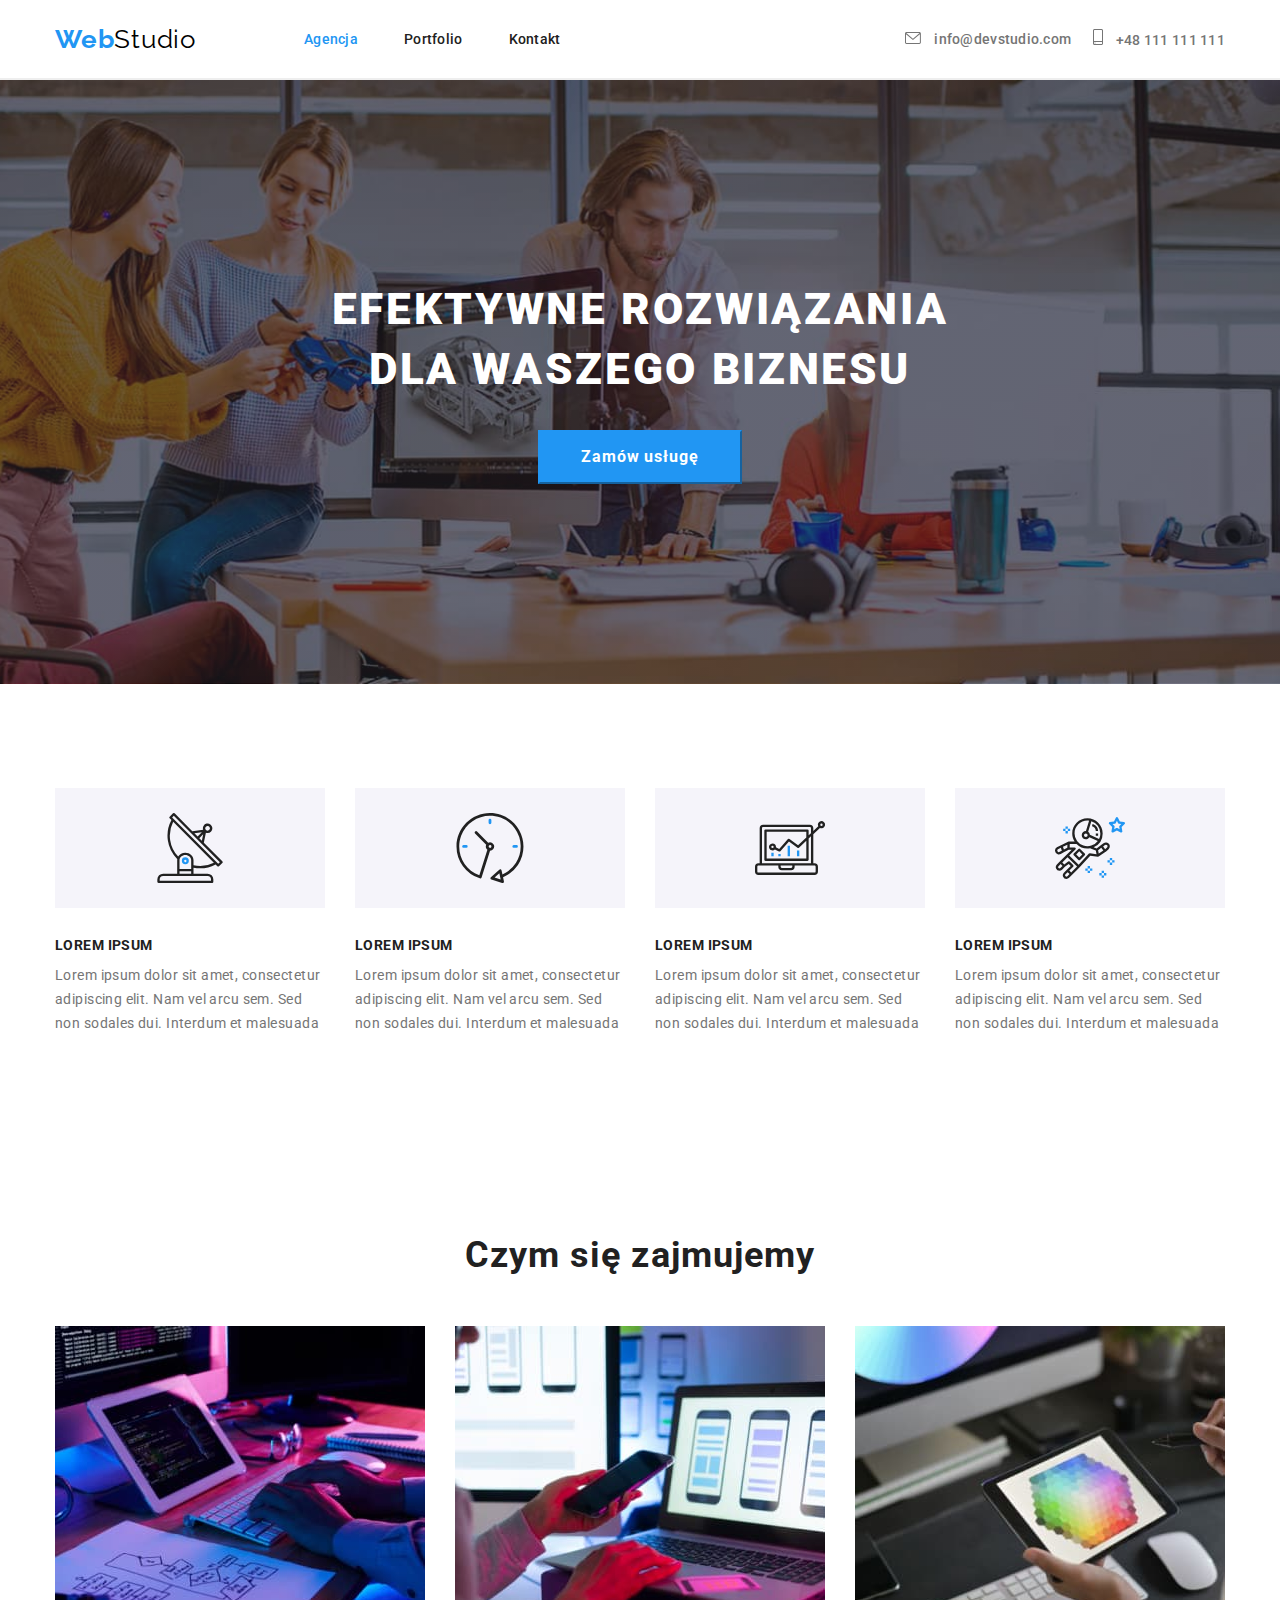
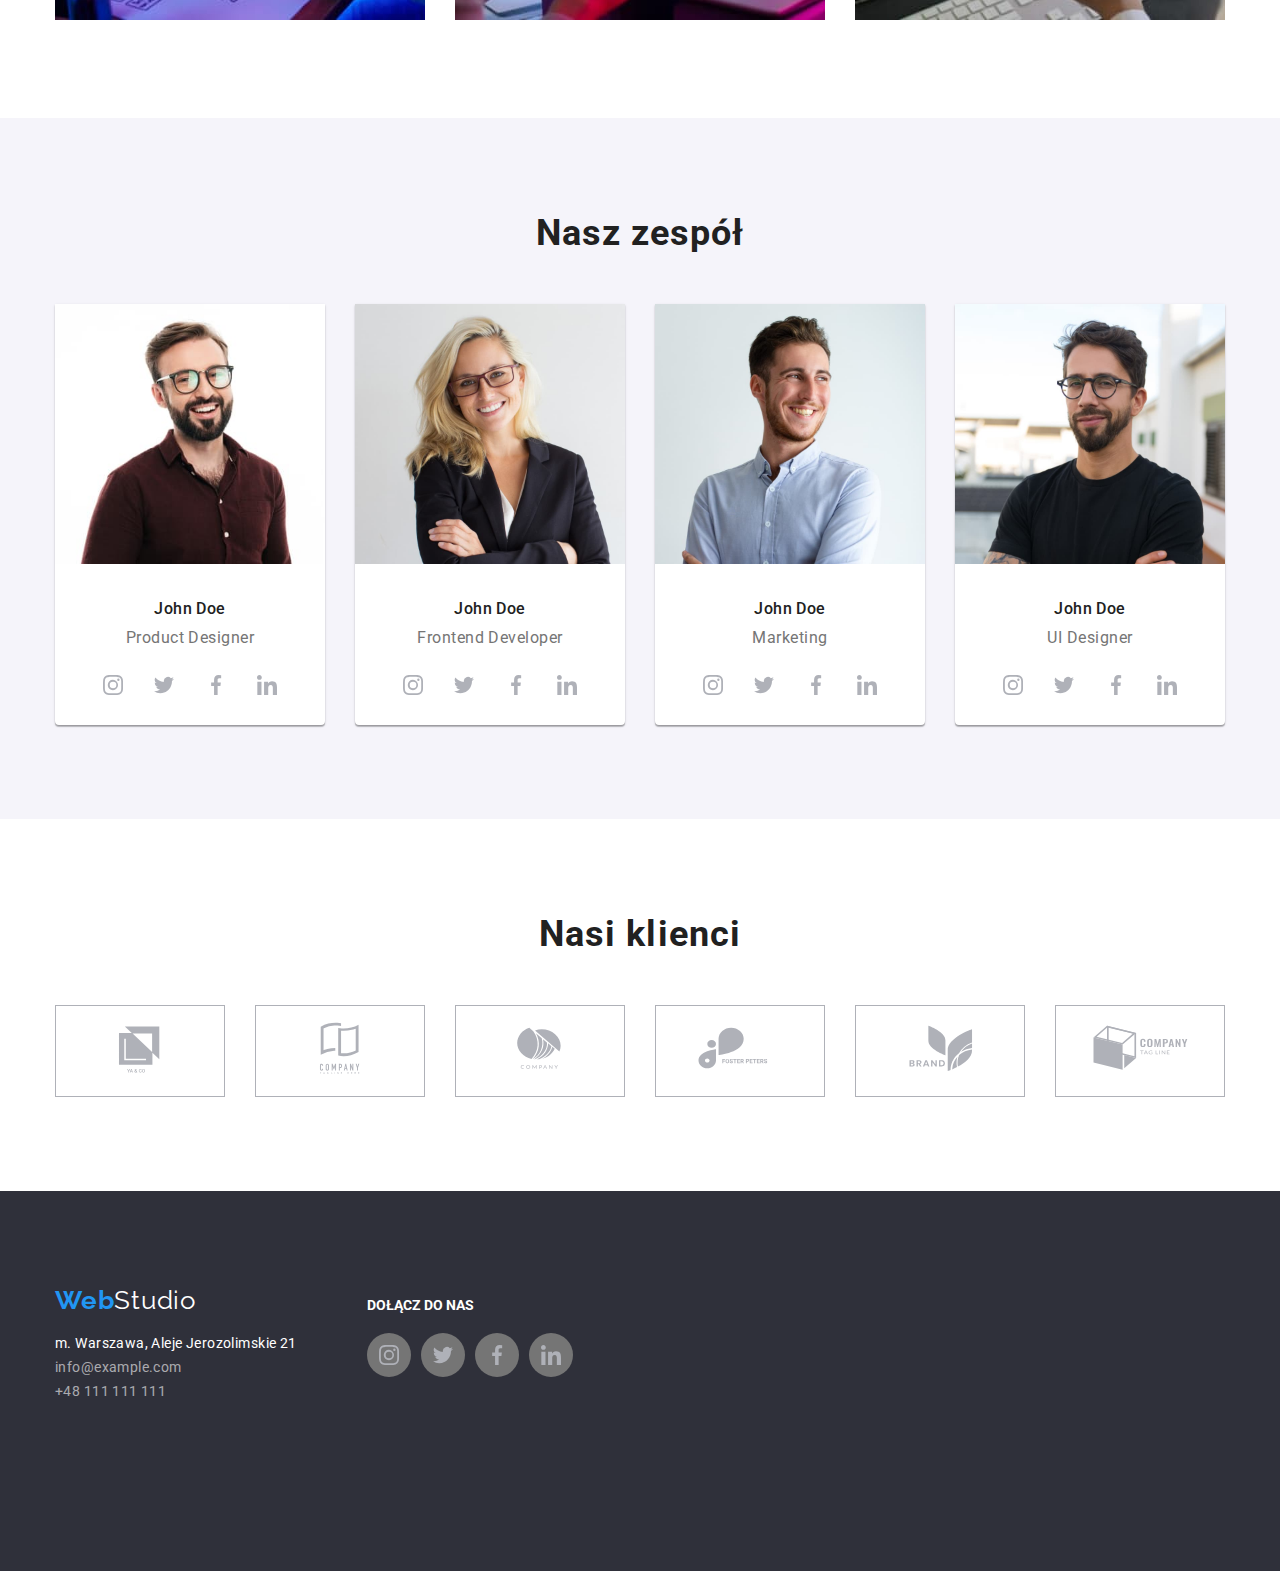
<file: index.html>
<!DOCTYPE html>
<html lang="pl">
  <head>
    <meta charset="UTF-8" />
    <meta http-equiv="X-UA-Compatible" content="IE=edge" />
    <meta name="viewport" content="width=device-width, initial-scale=1.0" />
    <link rel="preconnect" href="https://fonts.googleapis.com" />
    <link rel="preconnect" href="https://fonts.gstatic.com" crossorigin />
    <link
      href="https://fonts.googleapis.com/css2?family=Oleo+Script&family=Raleway:wght@700&family=Roboto:wght@400;500;700;900&display=swap"
      rel="stylesheet"
    />
    <link
      rel="stylesheet"
      href="https://cdnjs.cloudflare.com/ajax/libs/modern-normalize/1.0.0/modern-normalize.min.css"
    />
    <link rel="stylesheet" href="./css/styles.css" />

    <title>Agencja</title>
  </head>
  <body>
    <header>
      <section class="container-header">
        <div class="container">
          <p class="logo">
            <a href="./index.html" style="text-decoration: none">
              <span class="logo1">Web</span><span class="logo2">Studio</span>
            </a>
          </p>

          <nav>
            <!-- Nawigacja do innych stron -->

            <ul class="content-menu">
              <li>
                <a href="./index.html" class="nav ck1">Agencja</a>
              </li>
              <li>
                <a href="./portfolio.html" class="nav">Portfolio</a>
              </li>
              <li>
                <a href="/Kontakt" class="nav">Kontakt</a>
              </li>
            </ul>
          </nav>

          <ul class="content-kontakt">
            <li>
              <a class="nav ck2" href="mailto:info@devstudio.com">
                <svg class="svg-nav" width="16px" height="12px">
                  <use xlink:href="./images/icons.svg#icon-envelope"></use>
                </svg>
                info@devstudio.com
              </a>
            </li>
            <li>
              <a class="nav ck2" href="tel:+48111111111">
                <svg class="svg-nav" width="10px" height="16px">
                  <use xlink:href="./images/icons.svg#icon-smartphone"></use>
                </svg>
                +48 111 111 111
              </a>
            </li>
          </ul>
        </div>
      </section>
    </header>

    <main>
      <section class="background-image">
        <div class="container container-h1-button1">
          <h1 class="h1">EFEKTYWNE ROZWIĄZANIA DLA WASZEGO BIZNESU</h1>
          <button type="button" class="button1">Zamów usługę</button>
        </div>
      </section>

      <section class="section">
        <div class="container container-describe">
          <h2 class="h2 hide">Dlaczego warto nas wybrać?</h2>
          <ul class="card-set">
            <li class="item">
              <div class="item-svg">
                <svg width="70px" height="70px">
                  <use xlink:href="./images/icons.svg#icon-antenna-1"></use>
                </svg>
              </div>
              <h3 class="h3">LOREM IPSUM</h3>
              <p class="p">
                Lorem ipsum dolor sit amet, consectetur adipiscing elit. Nam vel
                arcu sem. Sed non sodales dui. Interdum et malesuada
              </p>
            </li>
            <li class="item">
              <div class="item-svg">
                <svg width="70px" height="70px">
                  <use xlink:href="./images/icons.svg#icon-clock-1"></use>
                </svg>
              </div>
              <h3 class="h3">LOREM IPSUM</h3>
              <p class="p">
                Lorem ipsum dolor sit amet, consectetur adipiscing elit. Nam vel
                arcu sem. Sed non sodales dui. Interdum et malesuada
              </p>
            </li>
            <li class="item">
              <div class="item-svg">
                <svg width="70px" height="70px">
                  <use xlink:href="./images/icons.svg#icon-diagram-1"></use>
                </svg>
              </div>
              <h3 class="h3">LOREM IPSUM</h3>
              <p class="p">
                Lorem ipsum dolor sit amet, consectetur adipiscing elit. Nam vel
                arcu sem. Sed non sodales dui. Interdum et malesuada
              </p>
            </li>
            <li class="item">
              <div class="item-svg">
                <svg width="70px" height="70px">
                  <use xlink:href="./images/icons.svg#icon-astronaut-1 "></use>
                </svg>
              </div>
              <h3 class="h3">LOREM IPSUM</h3>
              <p class="p">
                Lorem ipsum dolor sit amet, consectetur adipiscing elit. Nam vel
                arcu sem. Sed non sodales dui. Interdum et malesuada
              </p>
            </li>
          </ul>
        </div>
      </section>

      <section class="section">
        <div class="container container-img">
          <h2 class="h2">Czym się zajmujemy</h2>
          <ul class="images-agencja">
            <li class="item-img">
              <img src="images/img.jpg" alt="laptop" width="370" height="294" />
            </li>
            <li class="item-img">
              <img
                src="images/img(1).jpg"
                alt="laptop i pilot"
                width="370"
                height="294"
              />
            </li>
            <li class="item-img">
              <img
                src="images/img(2).jpg"
                alt="tablet/komórka"
                width="370"
                height="294"
              />
            </li>
          </ul>
        </div>
      </section>

      <section class="section team-background">
        <div class="container container-img">
          <h2 class="h2">Nasz zespół</h2>

          <ul class="team">
            <li>
              <img
                src="images/img(3).jpg"
                alt="Product Designer"
                width="270"
                height="260"
              />

              <div class="names">John Doe</div>
              <p class="p1">Product Designer</p>
              <div class="social-media">
                <a href="">
                  <svg width="20" height="20">
                    <use xlink:href="./images/icons.svg#icon-instagram-2"></use>
                  </svg>
                </a>
                <a href="">
                  <svg width="20" height="20">
                    <use xlink:href="./images/icons.svg#icon-twitter-1"></use>
                  </svg>
                </a>
                <a href="">
                  <svg width="20" height="20">
                    <use xlink:href="./images/icons.svg#icon-facebook-1"></use>
                  </svg>
                </a>
                <a href="">
                  <svg width="20px" height="20px">
                    <use xlink:href="./images/icons.svg#icon-linkedin-1"></use>
                  </svg>
                </a>
              </div>
            </li>
            <li>
              <img
                src="images/img(4).jpg"
                alt="Frontend Developer"
                width="270"
                height="260"
              />

              <div class="names">John Doe</div>
              <p class="p1">Frontend Developer</p>
              <div class="social-media">
                <a href="">
                  <svg width="20" height="20">
                    <use xlink:href="./images/icons.svg#icon-instagram-2"></use>
                  </svg>
                </a>
                <a href="">
                  <svg width="20" height="20">
                    <use xlink:href="./images/icons.svg#icon-twitter-1"></use>
                  </svg>
                </a>
                <a href="">
                  <svg width="20" height="20">
                    <use xlink:href="./images/icons.svg#icon-facebook-1"></use>
                  </svg>
                </a>
                <a href="">
                  <svg width="20px" height="20px">
                    <use xlink:href="./images/icons.svg#icon-linkedin-1"></use>
                  </svg>
                </a>
              </div>
            </li>
            <li>
              <img
                src="images/img(5).jpg"
                alt="Marketing"
                width="270"
                height="260"
              />

              <div class="names">John Doe</div>
              <p class="p1">Marketing</p>
              <div class="social-media">
                <a href="">
                  <svg width="20" height="20">
                    <use xlink:href="./images/icons.svg#icon-instagram-2"></use>
                  </svg>
                </a>
                <a href="">
                  <svg width="20" height="20">
                    <use xlink:href="./images/icons.svg#icon-twitter-1"></use>
                  </svg>
                </a>
                <a href="">
                  <svg width="20" height="20">
                    <use xlink:href="./images/icons.svg#icon-facebook-1"></use>
                  </svg>
                </a>
                <a href="">
                  <svg width="20px" height="20px">
                    <use xlink:href="./images/icons.svg#icon-linkedin-1"></use>
                  </svg>
                </a>
              </div>
            </li>
            <li class="background-team">
              <img
                src="images/img(6).jpg"
                alt="UI Designer"
                width="270"
                height="260"
              />

              <div class="names">John Doe</div>
              <p class="p1">UI Designer</p>
              <div class="social-media">
                <a href="">
                  <svg width="20" height="20">
                    <use xlink:href="./images/icons.svg#icon-instagram-2"></use>
                  </svg>
                </a>
                <a href="">
                  <svg width="20" height="20">
                    <use xlink:href="./images/icons.svg#icon-twitter-1"></use>
                  </svg>
                </a>
                <a href="">
                  <svg width="20" height="20">
                    <use xlink:href="./images/icons.svg#icon-facebook-1"></use>
                  </svg>
                </a>
                <a href="">
                  <svg width="20px" height="20px">
                    <use xlink:href="./images/icons.svg#icon-linkedin-1"></use>
                  </svg>
                </a>
              </div>
            </li>
          </ul>
        </div>
      </section>

      <section class="section">
        <div class="container container-img">
          <h2 class="h2">Nasi klienci</h2>
          <ul class="clients">
            <li class="item-clients">
              <a href="">
                <svg width="106px" height="60px">
                  <use xlink:href="./images/icons.svg#icon-logo-1"></use>
                </svg>
              </a>
            </li>
            <li class="item-clients">
              <a href="">
                <svg width="106px" height="60px">
                  <use xlink:href="./images/icons.svg#icon-logo-2"></use>
                </svg>
              </a>
            </li>
            <li class="item-clients">
              <a href="">
                <svg width="106px" height="60px">
                  <use xlink:href="./images/icons.svg#icon-logo-3"></use>
                </svg>
              </a>
            </li>
            <li class="item-clients">
              <a href="">
                <svg width="106px" height="60px">
                  <use xlink:href="./images/icons.svg#icon-logo-4"></use>
                </svg>
              </a>
            </li>
            <li class="item-clients">
              <a href="">
                <svg width="106px" height="60px">
                  <use xlink:href="./images/icons.svg#icon-logo-5"></use>
                </svg>
              </a>
            </li>
            <li class="item-clients">
              <a href="">
                <svg width="106px" height="60px">
                  <use xlink:href="./images/icons.svg#icon-logo-6"></use>
                </svg>
              </a>
            </li>
          </ul>
        </div>
      </section>
    </main>

    <footer class="section background-intro">
      <div class="container container-footer">
        <div class="kontakt-footer">
          <p class="logo">
            <a href="" style="text-decoration: none"
              ><span class="logo1">Web</span
              ><span class="logo2 cf1">Studio</span></a
            >
          </p>
          <address>
            <p class="footeradres cf1">
              m.&nbspWarszawa,&nbspAleje&nbspJerozolimskie&nbsp21
            </p>

            <ul>
              <li>
                <a class="footer cf2" href="mailto:info@example.com"
                  >info@example.com</a
                >
              </li>
              <li>
                <a class="footer cf2" href="tel:+48111111111"
                  >+48 111 111 111</a
                >
              </li>
            </ul>
          </address>
        </div>
        <div class="social-footer">
          <p class="join">Dołącz do nas</p>
          <div class="social-media1">
            <a href="">
              <svg width="20" height="20">
                <use xlink:href="./images/icons.svg#icon-instagram-2"></use>
              </svg>
            </a>
            <a href="">
              <svg width="20" height="20">
                <use xlink:href="./images/icons.svg#icon-twitter-1"></use>
              </svg>
            </a>
            <a href="">
              <svg width="20" height="20">
                <use xlink:href="./images/icons.svg#icon-facebook-1"></use>
              </svg>
            </a>
            <a href="">
              <svg width="20px" height="20px">
                <use xlink:href="./images/icons.svg#icon-linkedin-1"></use>
              </svg>
            </a>
          </div>
        </div>
      </div>
    </footer>
  </body>
</html>
</file>
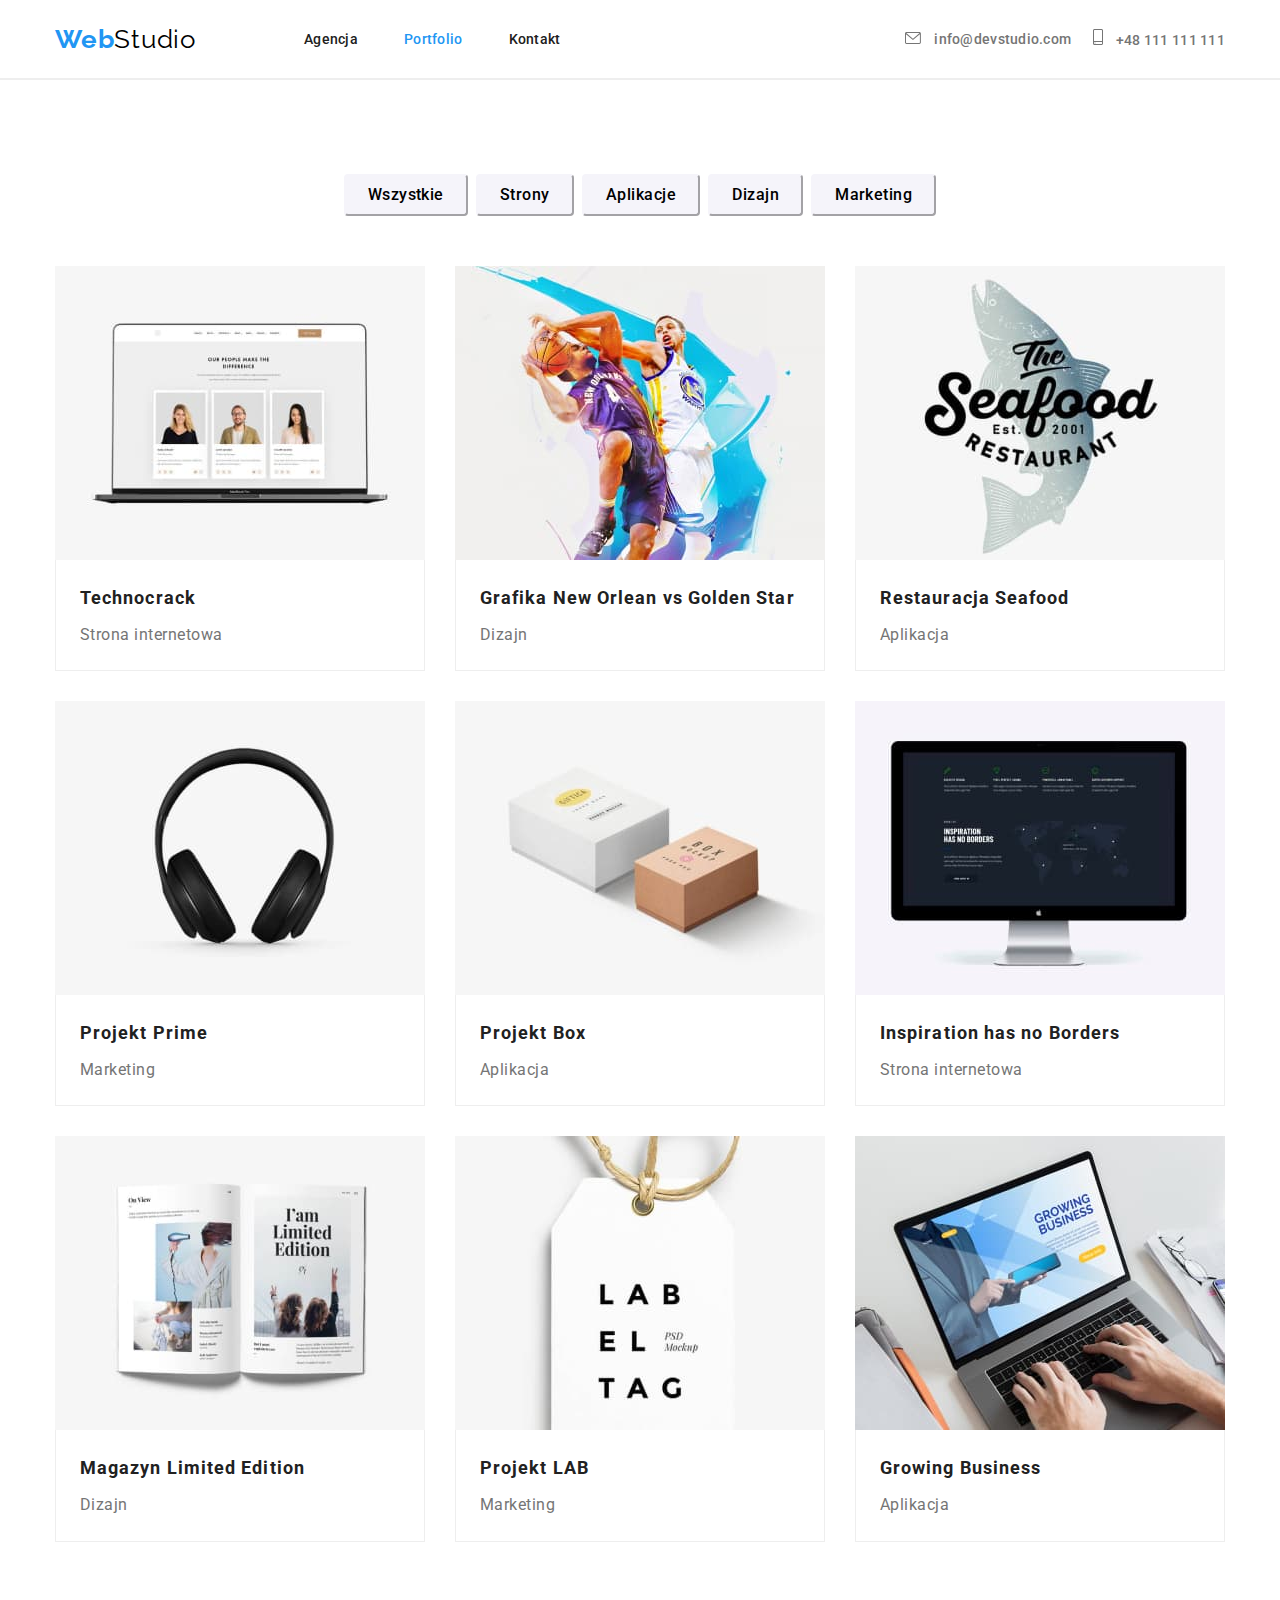
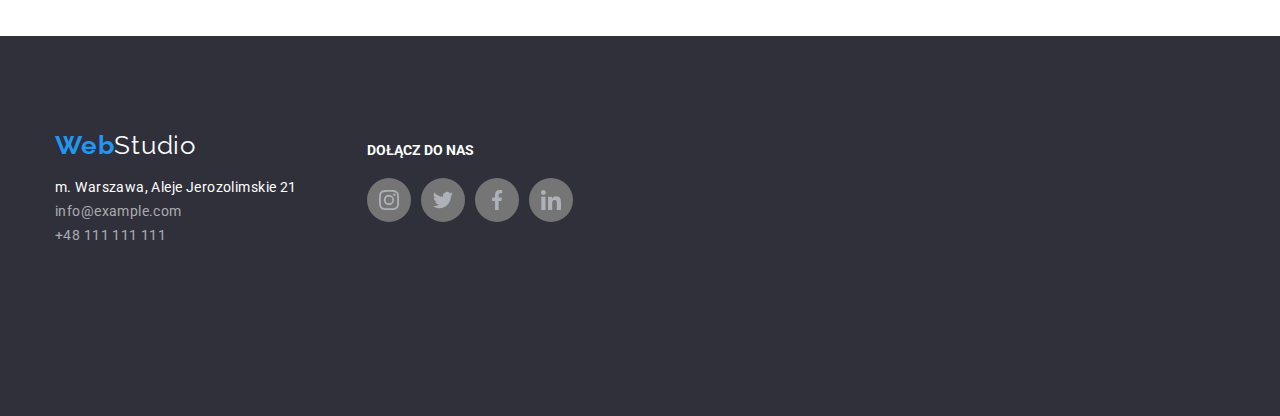
<file: portfolio.html>
<!DOCTYPE html>
<html lang="pl">
  <head>
    <meta charset="UTF-8" />
    <meta http-equiv="X-UA-Compatible" content="IE=edge" />
    <meta name="viewport" content="width=device-width, initial-scale=1.0" />
    <link rel="preconnect" href="https://fonts.googleapis.com" />
    <link rel="preconnect" href="https://fonts.gstatic.com" crossorigin />
    <link
      href="https://fonts.googleapis.com/css2?family=Oleo+Script&family=Raleway:wght@700&family=Roboto:wght@400;500;700;900&display=swap"
      rel="stylesheet"
    />
    <link
      rel="stylesheet"
      href="https://cdnjs.cloudflare.com/ajax/libs/modern-normalize/1.0.0/modern-normalize.min.css"
    />
    <link rel="stylesheet" href="./css/styles.css" />

    <title>Portfolio</title>
  </head>
  <body>
    <header>
      <section class="container-header">
        <div class="container">
          <p class="logo">
            <a href="./index.html" style="text-decoration: none">
              <span class="logo1">Web</span><span class="logo2">Studio</span>
            </a>
          </p>

          <nav>
            <!-- Nawigacja do innych stron -->

            <ul class="content-menu">
              <li>
                <a href="./index.html" class="nav">Agencja</a>
              </li>
              <li>
                <a href="./portfolio.html" class="nav ck1">Portfolio</a>
              </li>
              <li>
                <a href="/Kontakt" class="nav">Kontakt</a>
              </li>
            </ul>
          </nav>

          <ul class="content-kontakt">
            <li>
              <a class="nav ck2" href="mailto:info@devstudio.com">
                <svg class="svg-nav" width="16px" height="12px">
                  <use xlink:href="./images/icons.svg#icon-envelope"></use>
                </svg>
                info@devstudio.com
              </a>
            </li>
            <li>
              <a class="nav ck2" href="tel:+48111111111">
                <svg class="svg-nav" width="10px" height="16px">
                  <use xlink:href="./images/icons.svg#icon-smartphone"></use>
                </svg>
                +48 111 111 111
              </a>
            </li>
          </ul>
        </div>
      </section>
    </header>
    <main>
      <section class>
        <div class="container">
          <ul class="container-filter">
            <li><button type="button" class="filter">Wszystkie</button></li>
            <li><button type="button" class="filter">Strony</button></li>
            <li><button type="button" class="filter">Aplikacje</button></li>
            <li><button type="button" class="filter">Dizajn</button></li>
            <li><button type="button" class="filter">Marketing</button></li>
          </ul>
        </div>
      </section>
      <section>
        <div class="container">
          <ul class="portfolio-set">
            <li class="portfolio-item">
              <img
                class="portfolio-card"
                src="images/port1.jpg"
                alt="zespół, ludzie"
                width="370"
                height="294"
              />
              <div class="border-description">
                <div class="portfolioimage1">Technocrack</div>
                <p class="portfolioimage2">Strona internetowa</p>
              </div>
            </li>
            <li class="portfolio-item">
              <img
                class="portfolio-card"
                src="images/port2.jpg"
                alt="koszykówka"
                width="370"
                height="294"
              />
              <div class="border-description">
                <div class="portfolioimage1">
                  Grafika New Orlean vs Golden Star
                </div>
                <p class="portfolioimage2">Dizajn</p>
              </div>
            </li>
            <li class="portfolio-item">
              <img
                class="portfolio-card"
                src="images/port3.jpg"
                alt="logo restauracji"
                width="370"
                height="294"
              />
              <div class="border-description">
                <div class="portfolioimage1">Restauracja Seafood</div>
                <p class="portfolioimage2">Aplikacja</p>
              </div>
            </li>
            <li class="portfolio-item">
              <img
                class="portfolio-card"
                src="images/port4.jpg"
                alt="słuchawki"
                width="370"
                height="294"
              />
              <div class="border-description">
                <div class="portfolioimage1">Projekt Prime</div>
                <p class="portfolioimage2">Marketing</p>
              </div>
            </li>
            <li class="portfolio-item">
              <img
                class="portfolio-card"
                src="images/port5.jpg"
                alt="pudełka"
                width="370"
                height="294"
              />
              <div class="border-description">
                <div class="portfolioimage1">Projekt Box</div>
                <p class="portfolioimage2">Aplikacja</p>
              </div>
            </li>
            <li class="portfolio-item">
              <img
                class="portfolio-card"
                src="images/port6.jpg"
                alt="monitor"
                width="370"
                height="294"
              />
              <div class="border-description">
                <div class="portfolioimage1">Inspiration has no Borders</div>
                <p class="portfolioimage2">Strona internetowa</p>
              </div>
            </li>
            <li class="portfolio-item">
              <img
                class="portfolio-card"
                src="images/port7.jpg"
                alt="magazyn"
                width="370"
                height="294"
              />
              <div class="border-description">
                <div class="portfolioimage1">Magazyn Limited Edition</div>
                <p class="portfolioimage2">Dizajn</p>
              </div>
            </li>
            <li class="portfolio-item">
              <img
                class="portfolio-card"
                src="images/port8.jpg"
                alt="lab"
                width="370"
                height="294"
              />
              <div class="border-description">
                <div class="portfolioimage1">Projekt LAB</div>
                <p class="portfolioimage2">Marketing</p>
              </div>
            </li>
            <li class="portfolio-item">
              <img
                class="portfolio-card"
                src="images/port9.jpg"
                alt="laptop"
                width="370"
                height="294"
              />
              <div class="border-description">
                <div class="portfolioimage1">Growing Business</div>
                <p class="portfolioimage2">Aplikacja</p>
              </div>
            </li>
          </ul>
        </div>
      </section>
    </main>

    <footer class="section background-intro">
      <div class="container container-footer">
        <div class="kontakt-footer">
          <p class="logo">
            <a href="" style="text-decoration: none"
              ><span class="logo1">Web</span
              ><span class="logo2 cf1">Studio</span></a
            >
          </p>
          <address>
            <p class="footeradres cf1">
              m.&nbspWarszawa,&nbspAleje&nbspJerozolimskie&nbsp21
            </p>

            <ul>
              <li>
                <a class="footer cf2" href="mailto:info@example.com"
                  >info@example.com</a
                >
              </li>
              <li>
                <a class="footer cf2" href="tel:+48111111111"
                  >+48 111 111 111</a
                >
              </li>
            </ul>
          </address>
        </div>
        <div class="social-footer">
          <p class="join">Dołącz do nas</p>
          <div class="social-media1">
            <a href="">
              <svg width="20" height="20">
                <use xlink:href="./images/icons.svg#icon-instagram-2"></use>
              </svg>
            </a>
            <a href="">
              <svg width="20" height="20">
                <use xlink:href="./images/icons.svg#icon-twitter-1"></use>
              </svg>
            </a>
            <a href="">
              <svg width="20" height="20">
                <use xlink:href="./images/icons.svg#icon-facebook-1"></use>
              </svg>
            </a>
            <a href="">
              <svg width="20px" height="20px">
                <use xlink:href="./images/icons.svg#icon-linkedin-1"></use>
              </svg>
            </a>
          </div>
        </div>
      </div>
    </footer>
  </body>
</html>
</file>
<file: css/styles.css>
:root {
  --logo1-color: #2196f3;
  --logo2-color: #000000;
  --color-header: #ffffff;
  --color-h2: #212121;
  --color-par: #757575;
  --background-color: #2f303a;
  --filter-color: #f5f4fa;
}

*,
*::after,
*::before {
  margin: 0;
  padding: 0;
}

ul {
  list-style-type: none;
}

h1,
h2,
h3,
p,
ul {
  margin: 0 0;
  padding: 0 0;
}

body {
  font-family: "Roboto", sans-serif;
  color: var(--color-h2);
  margin: 0;
  box-sizing: border-box;
}

.title {
  font-family: "Raleway";
}

.container {
  display: flex;
  width: 100%;
  max-width: 1200px;
  padding: 0 15px;
  margin: 0 auto;
}

.section {
  padding-top: 94px;
  padding-bottom: 94px;
}
.container-header {
  justify-content: space-between;
  border-bottom: 2px solid #eeeeee;
  padding: 15px 0;
}

.content-menu {
  display: flex;
  padding: 15px 15px;
  margin-right: auto;
  gap: 46px;
  justify-content: space-evenly;
  list-style: none;
  align-items: center;
}

.content-kontakt {
  display: flex;
  margin-left: auto;
  width: 320px;
  justify-content: space-between;
  align-items: center;
  list-style: none;
}

.svg-nav {
  margin-right: 10px;
}

.logo {
  display: flex;
  margin-right: 93px;
  padding: 0;
  align-items: center;
  text-decoration: none;
}

.logo1 {
  font-family: "Raleway";
  font-style: normal;
  font-weight: 700;
  font-size: 26px;
  line-height: 1.19;
  letter-spacing: 0.03em;
  color: var(--logo1-color);
  text-decoration: none;
}
.logo2 {
  font-family: "Raleway";
  font-size: 26px;
  line-height: 1.19;
  letter-spacing: 0.03em;
  color: var(--logo2-color);
  text-decoration: none;
}
.logo:hover,
.logo:focus {
  color: var(--logo1-color);
  border-color: var(--logo1-color);
  text-decoration: underline;
  text-decoration-color: var(--logo1-color);
}

.nav {
  color: var(--color-h2);
  font-weight: 500;
  font-size: 14px;
  line-height: 1.14;
  letter-spacing: 0.02em;
  text-decoration: none;
}

.nav:hover,
.nav:focus {
  background-color: var(--color-header);
  color: var(--logo1-color);
  border-color: var(--logo1-color);
  stroke: var(--logo1-color);
}
.ck1 {
  color: var(--logo1-color);
}
.ck2 {
  color: var(--color-par);
}

.background-image {
  background: linear-gradient(rgba(47, 48, 58, 0.4), rgba(47, 48, 58, 0.4)),
    url("../images/backgrund.jpg");
  background-position: 100% 100%;
  background-size: cover;
  background-repeat: no-repeat;
}
.background-intro {
  background-color: var(--background-color);
}
.container-h1-button1 {
  display: block;
  padding: 200px 0;
}
.h1 {
  text-align: center;
  margin: 0 auto 30px;
  width: 696px;
  text-transform: uppercase;
  font-weight: 900;
  font-size: 44px;
  line-height: 1.36;
  letter-spacing: 0.06em;
  color: var(--color-header);
}

.button1 {
  display: flex;
  justify-content: center;
  margin: 0 auto;
  padding: 10px 41px;
  font-family: "Roboto";
  font-weight: 700;
  font-size: 16px;
  line-height: 1.875;
  letter-spacing: 0.06em;
  color: var(--color-header);
  background-color: var(--logo1-color);
  border-color: var(--logo1-color);
}
.container-describe {
  display: block;
}
.h2 {
  margin-bottom: 50px;
  font-size: 36px;
  line-height: 1.17;
  text-align: center;
  letter-spacing: 0.03em;
  color: var(--color-h2);
}

.hide {
  opacity: 0;
  pointer-events: none;
  position: absolute;
}

.card-set {
  display: flex;
  padding-bottom: 10px;
  flex-wrap: nowrap;
  gap: 30px;
  list-style: none;
}
.item {
  flex-basis: calc((100%-90px) / 4);
  padding-top: 10px;
  align-items: stretch;
}

.item-svg {
  width: 270px;
  height: 120px;
  display: flex;
  justify-content: center;
  align-items: center;
  background-color: var(--filter-color);
  margin-bottom: 30px;
}
.container-img {
  display: block;
  justify-content: center;
  align-items: center;
}

.images-agencja {
  display: flex;
  gap: 30px;
}

.item-img {
  flex-basis: calc((100%-40px) / 3);
}

.h3 {
  margin-bottom: 10px;
  font-size: 14px;
  line-height: 1.14;
  letter-spacing: 0.03em;
  margin-bottom: 10px;
  text-transform: uppercase;
  color: var(--color-h2);
}

p.p {
  font-size: 14px;
  line-height: 1.71;
  letter-spacing: 0.03em;
  color: var(--color-par);
}
.team-background {
  background-color: var(--filter-color);
}
.team {
  display: flex;
  list-style: none;
  gap: 30px;
}

.team li {
  background-color: #ffffff;
  box-shadow: 0px 1px 3px rgba(0, 0, 0, 0.12), 0px 1px 1px rgba(0, 0, 0, 0.14),
    0px 2px 1px rgba(0, 0, 0, 0.2);
  border-radius: 0px 0px 4px 4px;
}
.names {
  font-family: "Roboto";
  font-weight: 500;
  font-size: 16px;
  line-height: 1.19;
  text-align: center;
  letter-spacing: 0.03em;
  color: var(--color-h2);
  margin-top: 30px;
  margin-bottom: 10px;
}

.social-media {
  display: flex;
  margin: 16px 32px 18px 32px;
  width: 206px;
  height: 44px;
  align-items: center;
  justify-content: space-around;
}
.social-media a {
  padding: 12px 12px;
  width: 44px;
  height: 44px;
  border-radius: 50%;
  background-color: #ffffff;
}

.social-media a:hover {
  background-color: #2196f3;
  --color4: #ffffff;
}

.p1 {
  font-size: 16px;
  line-height: 1.19;
  text-align: center;
  letter-spacing: 0.03em;
  color: var(--color-par);
}

.clients {
  display: flex;
  gap: 30px;
}

.item-clients {
  flex-basis: ((100%-150px)/6);
  width: 170px;
  height: 92px;
  border: 1px solid #afb1b8;
  display: flex;
  justify-content: center;
  align-items: center;
}

.item-clients:hover {
  background-color: var(--color-header);
  border-color: var(--logo1-color);
  --color4: var(--logo1-color);
}

.join {
  color: var(--color-header);
  text-transform: uppercase;
  font-weight: 700;
  font-size: 14px;
  line-height: 1.17;
}
.container-filter {
  display: flex;
  margin: 0 auto;
  padding-top: 94px;
  padding-bottom: 50px;
  gap: 8px;
  justify-content: space-evenly;
  list-style: none;
}
.filter {
  font-family: "Roboto";
  font-weight: 500;
  font-size: 16px;
  line-height: 1.62;
  text-align: center;
  letter-spacing: 0.03em;
  padding: 6px 22px;
  color: var(--logo2-color);
  background-color: var(--filter-color);
  border-radius: 4px;
  border-color: var(--filter-color);
}

.filter:hover,
.filter:focus {
  background-color: var(--logo1-color);
  color: var(--color-header);
  border-color: var(--logo1-color);
  text-decoration: none;
  box-shadow: 0px 3px 1px rgba(0, 0, 0, 0.1), 0px 1px 2px rgba(0, 0, 0, 0.08),
    0px 2px 2px rgba(0, 0, 0, 0.12);
  border-radius: 4px;
}

.container-portfolio {
  margin: 0;
  padding: 0;
}
.portfolio-set {
  display: flex;
  padding-bottom: 94px;
  flex-wrap: wrap;
  list-style: none;
  justify-content: space-between;
  gap: 30px;
}

.portfolio-item {
  flex-basis: calc((40 / 3));
}
.portfolio-item:hover {
  box-shadow: 0px 1px 1px rgba(0, 0, 0, 0.12), 0px 4px 4px rgba(0, 0, 0, 0.06),
    1px 4px 6px rgba(0, 0, 0, 0.16);
}
.portfolio-card {
  display: block;
  margin: 0;
}

.portfolioimage1 {
  font-weight: 700;
  font-size: 18px;
  line-height: 2;
  letter-spacing: 0.06em;
  color: var(--color-h2);
  margin-bottom: 4px;
}

.portfolioimage2 {
  font-size: 16px;
  line-height: 1.88;
  letter-spacing: 0.03em;
  color: var(--color-par);
}

.border-description {
  border: 1px solid #eeeeee;
  border-top: none;
  padding: 20px 24px;
}

.container-footer {
  display: flex;
}

.kontakt-footer {
  display: block;
}
.footer {
  font-style: normal;
  font-size: 14px;
  line-height: 24px;
  letter-spacing: 0.03em;
  text-decoration: none;
  list-style: none;
  padding-bottom: 9px;
}
.footer:hover,
.footer:focus {
  background-color: var(--logo1-color);
  color: var(--color-header);
  border-color: var(--logo1-color);
  text-decoration: underline;
}

.footeradres {
  font-style: normal;
  font-size: 14px;
  line-height: 24px;
  letter-spacing: 0.03em;
  text-decoration: none;
  padding-top: 15px;
}
.cf1 {
  color: var(--color-header);
}
.cf2 {
  color: #ffffff99;
}
.social-footer {
  margin: 0 auto 100px 70px;
  padding-top: 12px;
}

.social-media1 {
  display: flex;
  gap: 10px;
}
.social-media1 a {
  width: 44px;
  height: 44px;
  padding: 12px;
  border-radius: 50%;
  flex-basis: ((100%-30px)/4);
  background-color: #757575;
  margin-left: 0px;
  margin-top: 20px;
}

.social-media1 a:hover {
  background-color: #2196f3;
  --color4: #ffffff;
}
</file>
